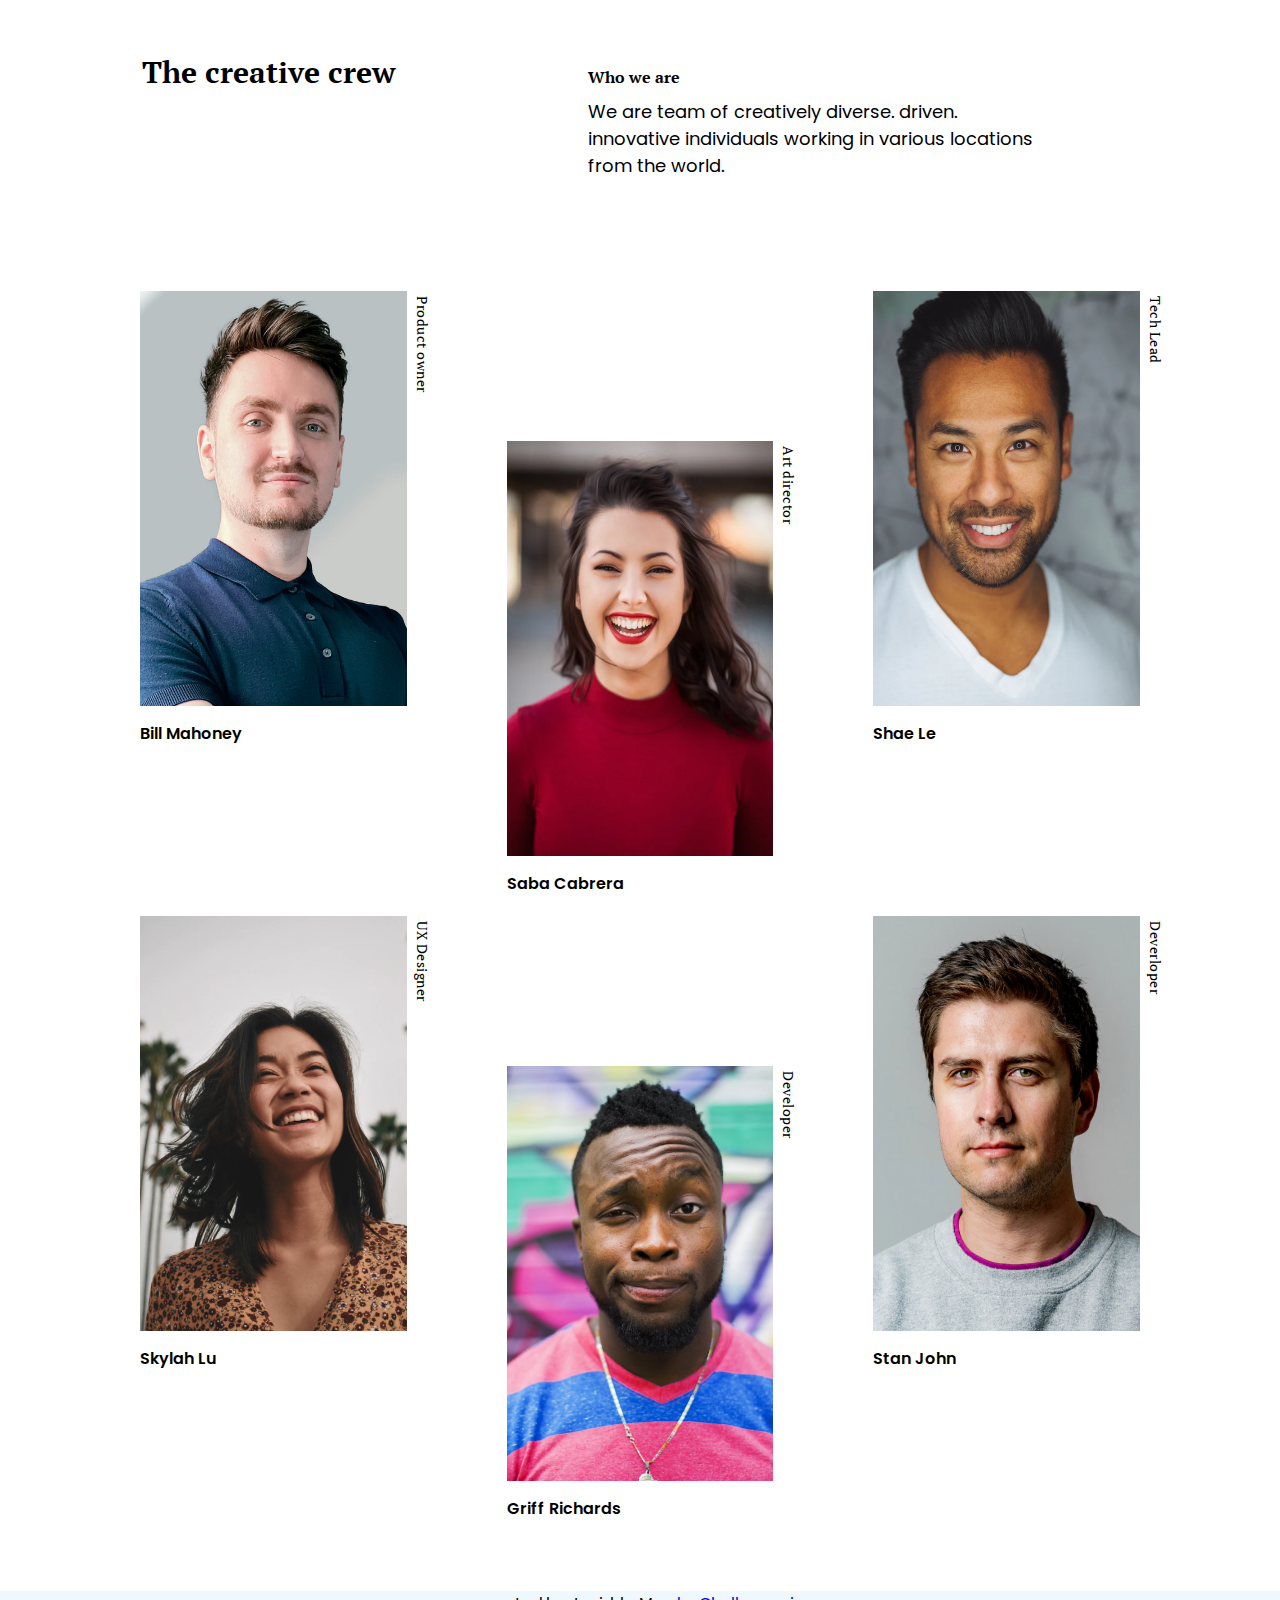
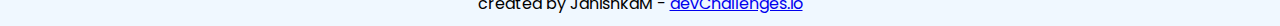
<file: index.html>
<!DOCTYPE html>
<html lang="en">
  <head>
    <meta charset="utf-8" />
    <meta
      name="viewport"
      content="width=device-width, initial-scale=1,
  maximum-scale=5"
    />

    <link rel="icon" href="devchallenges.png" />
    <link rel="preconnect" href="https://fonts.googleapis.com" />
    <link rel="preconnect" href="https://fonts.gstatic.com" crossorigin />
    <link
      href="https://fonts.googleapis.com/css2?family=PT+Serif:wght@700&family=Poppins&display=swap"
      rel="stylesheet"
    />

    <link
      rel="shortcut icon"
      type="image/x-icon"
      href="https://devchallenges.io/"
    />
    <link rel="stylesheet" href="style.css" />
    <title>Devchallenges My Team</title>
  </head>
  <body>
    <header class="m-width">
      <div class="title">
        <h2 class="tl-font">The creative crew</h2>
      </div>
      <div class="description">
        <h4 class="tl-font">Who we are</h4>
        <p>
          We are team of creatively diverse. driven. innovative individuals
          working in various locations from the world.
        </p>
      </div>
    </header>
    <div class="container m-width">
      <div class="box" name="Bill Mahoney" job="Product owner"><img src="photo1.png" alt="Team Members"></div>
      <div class="box" name="Saba Cabrera" job="Art director"><img src="photo2.png" alt="Team Members"></div>
      <div class="box" name="Shae Le" job="Tech Lead"><img src="photo3.png" alt="Team Members"></div>
      <div class="box" name="Skylah Lu" job="UX Designer"><img src="photo4.png" alt="Team Members"></div>
      <div class="box" name="Griff Richards" job="Developer"><img src="photo5.png" alt="Team Members"></div>
      <div class="box" name="Stan John" job="Deverloper"><img src="photo6.png" alt="Team Members"></div>  
    </div>
    <footer>created by JanishkaM - <a href="https://devchallenges.io" target="_blank">devChallenges.io</a></footer>
  </body>
</html>
</file>
<file: style.css>
* {
    padding: 0;
    margin: 0;
    font-family: 'Poppins', sans-serif;
}
/* =======Prebuilt Clases======== */
.tl-font {
    font-family: 'PT Serif', serif;
}

.m-width {
    max-width: 1100px;
    margin: 0 auto;
}
/* =======Header======== */
header {
    display: flex;
    justify-content: space-between;
    align-items: baseline;
}

header .title {
    max-width: 50%;
    padding: 52px;
}

header .title h2 {
    font-size: 30px;
}

header .description {
    max-width: 50%;
    padding: 52px;
}

header .description h4 {
    font-size: 16px;
    margin-bottom: 10px;
}

header .description p {
    font-size: 18px;
    padding-right: 90px;
}
/* =======Container======== */
.container {
    display: grid;
    grid-template-columns: repeat(3, 1fr);
    margin-top: 60px;
}

.container .box {
    margin: 0px 20px 20px 20px;
    position: relative;
    padding: 0px 30px 0px 30px;
}

.container .box:nth-child(2),
.container .box:nth-child(5) {
    margin-top: 150px;
}

.container .box::after {
    content: '' attr(name)'';
    display: block;
    font-weight: 600;
    font-size: 16px;
    margin-top: 15px;
}

.container .box::before {
    content: '' attr(job)'';
    display: block;
    position: absolute;
    right: 0;
    writing-mode: vertical-rl;
    margin: 5px;
    font-family: 'PT Serif', serif;
    letter-spacing: .5px;
    font-weight: 400;
    font-size: 14px;
}

.container .box img {
    max-width: 100%;
    /* object-fit: cover; */
    aspect-ratio: 9 / 14;
    display: block;
}
/* =======Footer======== */
footer {
    text-align: center;
    margin-top: 50px;
    padding-bottom: 10px;
    background-color: aliceblue;
}

/* =======Media Query======== */
@media screen and (max-width:780px) {
    header {
        display: block;
    }

    header .title,
    header .description {
        max-width: 100%;
        padding: 20px 10px 10px 50px;
    }

    header .description p {
        padding-right: 0px;
    }

    .container {
        grid-template-columns: repeat(2, 1fr);
    }

    .container .box:nth-child(2),
    .container .box:nth-child(5) {
        margin-top: 0px;
    }

    .container .box:nth-child(2),
    .container .box:nth-child(4),
    .container .box:nth-child(6) {
        margin-top: 80px;
    }
}

@media screen and (max-width:500px) {
    .container .box {
        margin: 0px 0px 20px -12px;
        padding: 0px 25px;
    }

    header .title {
        padding: 15px;
    }

    header .description {
        padding: 15px;
    }
    .container .box::after {
        font-size: 14px;
    }
    
    .container .box::before {
        font-size: 12px;
    }
}
</file>
